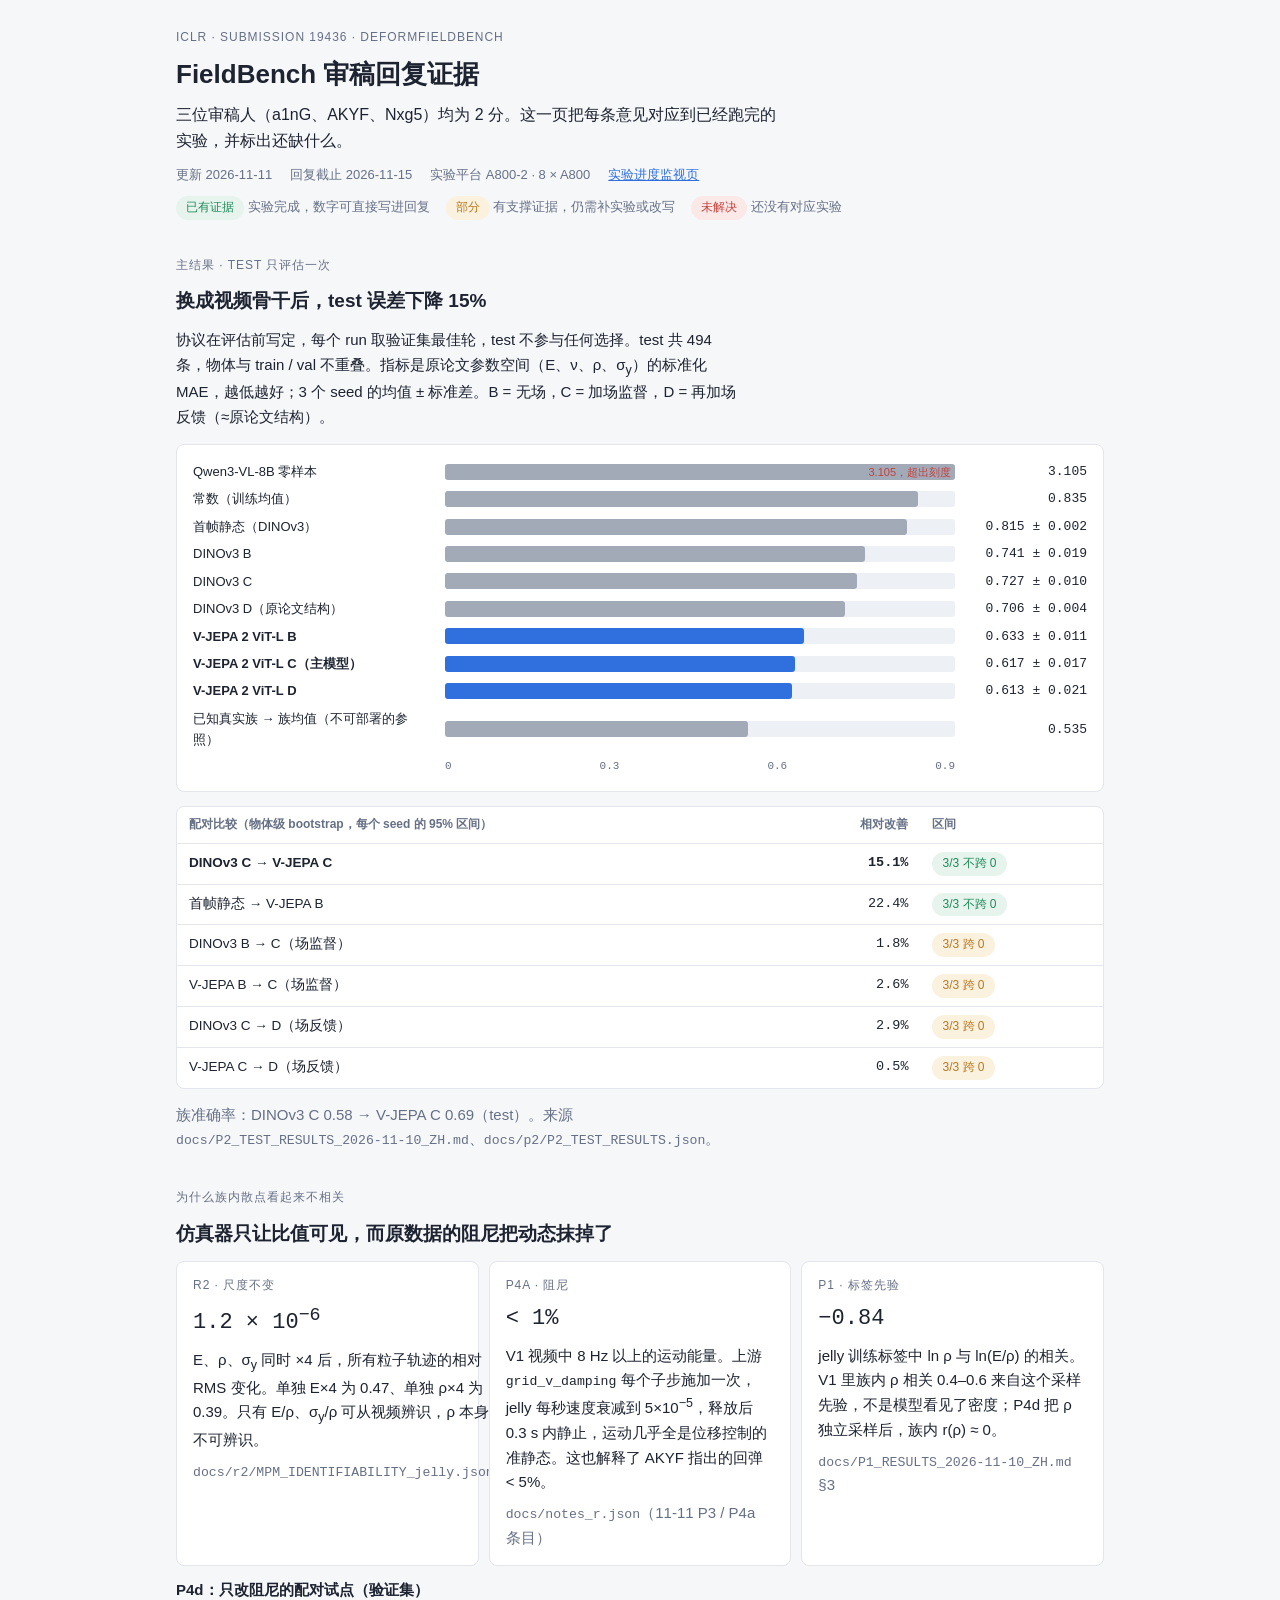
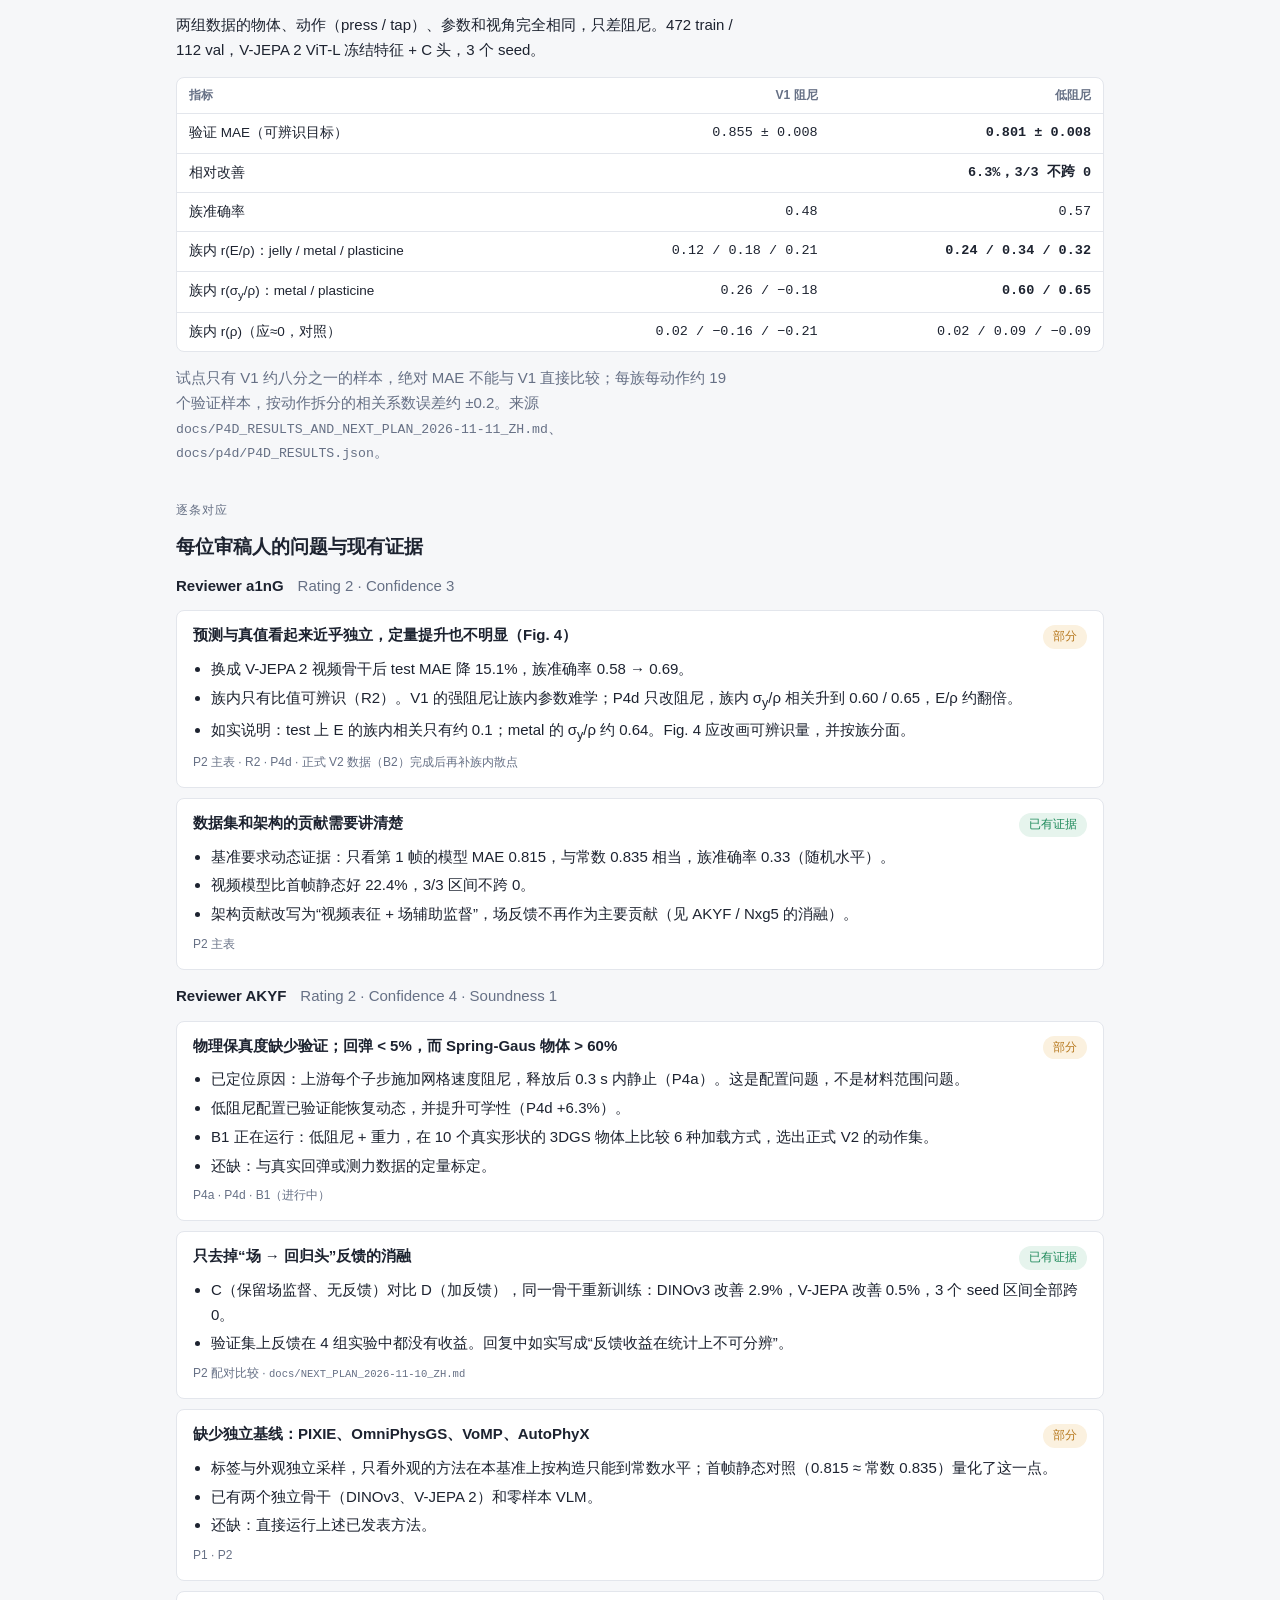
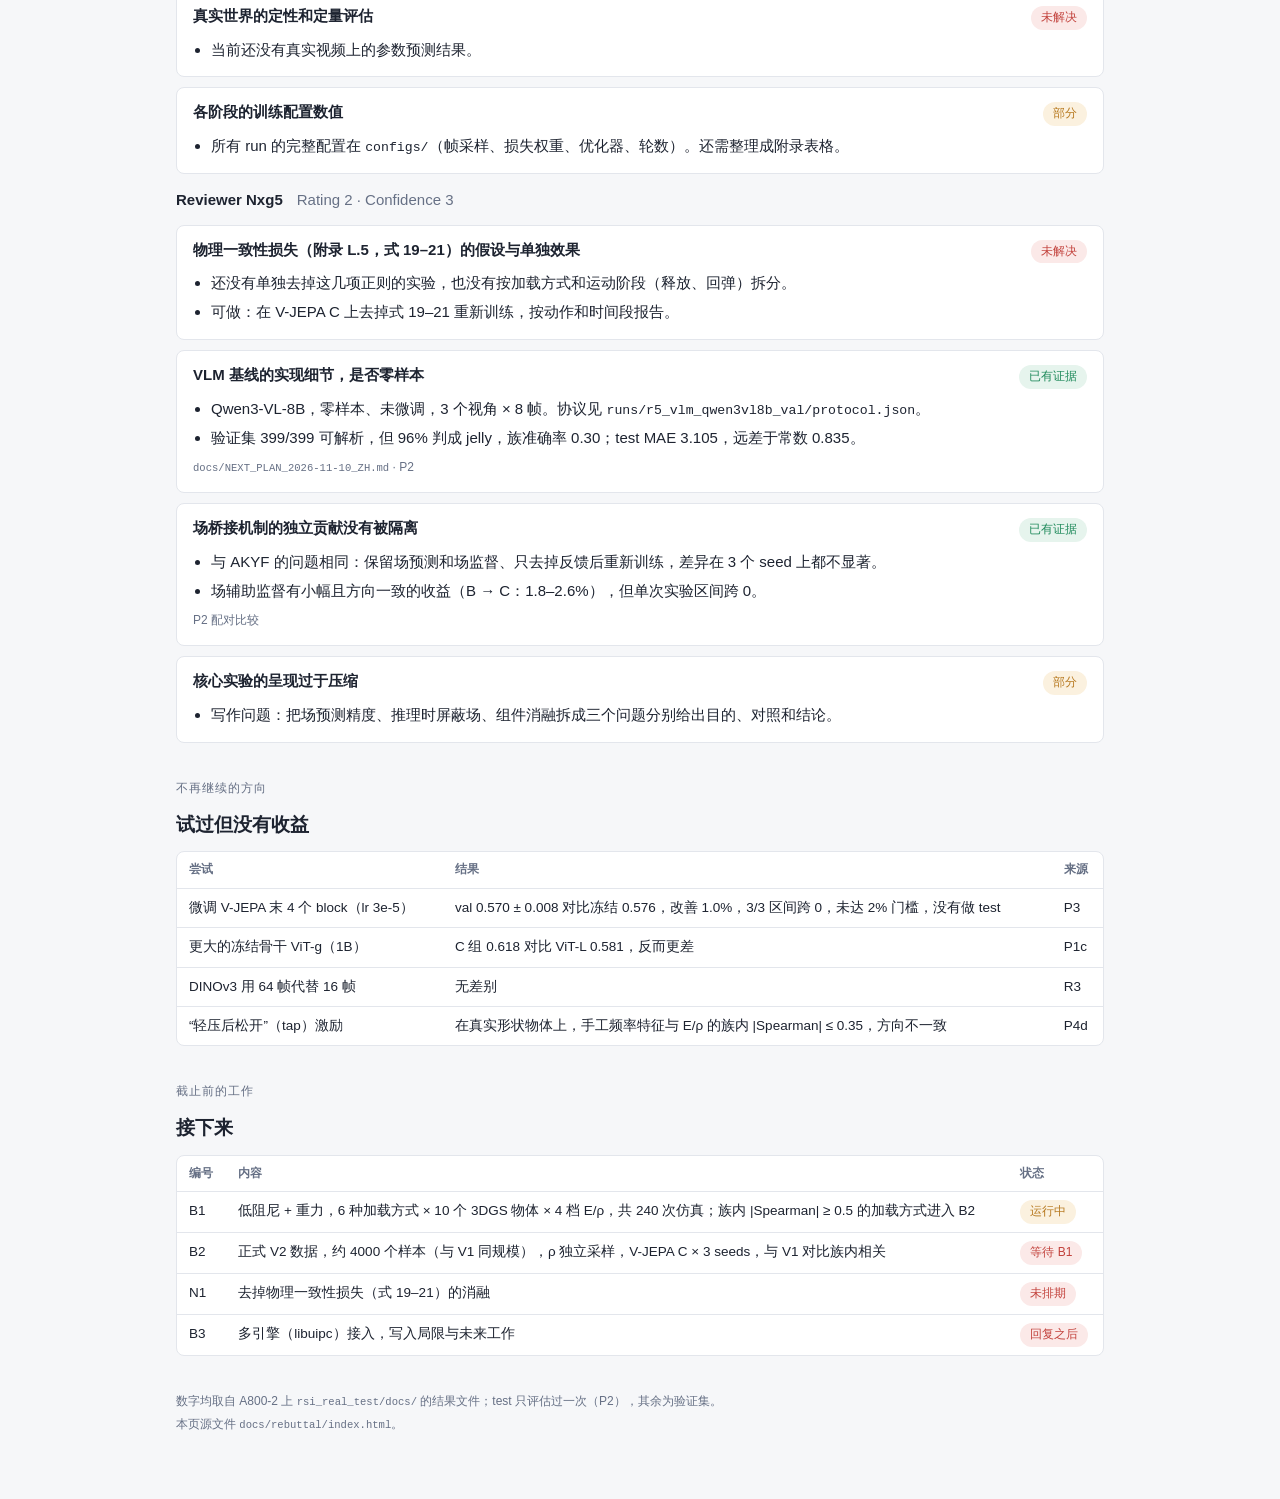
<file: docs/rebuttal/index.html>
<!doctype html>
<html lang="zh">
<head>
<meta charset="utf-8">
<meta name="viewport" content="width=device-width, initial-scale=1, viewport-fit=cover">
<title>FieldBench 审稿回复证据</title>
<style>
/* Layout: one reading column; evidence first (main table), then reviewer-by-reviewer concern cards, then open work.
   Tokens follow the FieldBench monitor page (monitor_r/index.html) so the two pages read as one project. */
:root {
  --bg: #f6f7f9; --panel: #ffffff; --text: #1d2330; --muted: #667085; --line: #e3e6ec;
  --accent: #2f6fde; --good: #1f8a5b; --warn: #b7791f; --bad: #c2413b; --track: #edf0f5;
  --good-bg: #e6f4ed; --warn-bg: #fbf1df; --bad-bg: #fbe9e8;
  --font-body: -apple-system, "Segoe UI", "PingFang SC", "Microsoft YaHei", "Noto Sans CJK SC", sans-serif;
  --font-data: ui-monospace, "SFMono-Regular", "JetBrains Mono", Menlo, Consolas, monospace;
}
@media (prefers-color-scheme: dark) {
  :root:not([data-theme="light"]) {
    --bg: #12151b; --panel: #1a1f27; --text: #e6e9ef; --muted: #98a2b3; --line: #2a313c;
    --accent: #6b9cff; --good: #4cc38a; --warn: #e0a84a; --bad: #f07167; --track: #252c36;
    --good-bg: #183026; --warn-bg: #33291a; --bad-bg: #3a1f1e; color-scheme: dark;
  }
}
:root[data-theme="dark"] {
  --bg: #12151b; --panel: #1a1f27; --text: #e6e9ef; --muted: #98a2b3; --line: #2a313c;
  --accent: #6b9cff; --good: #4cc38a; --warn: #e0a84a; --bad: #f07167; --track: #252c36;
  --good-bg: #183026; --warn-bg: #33291a; --bad-bg: #3a1f1e; color-scheme: dark;
}
* { box-sizing: border-box; }
body { margin: 0; background: var(--bg); color: var(--text); font: 15px/1.65 var(--font-body); }
main { max-width: 960px; margin: 0 auto; padding-inline: 16px; padding-block: 28px 64px; display: grid; gap: 36px; }
h1, h2, h3 { text-wrap: balance; line-height: 1.3; margin: 0; }
h1 { font-size: 26px; }
h2 { font-size: 19px; }
h3 { font-size: 15px; }
p { margin: 0; max-width: 68ch; }
a { color: var(--accent); }
a:focus-visible, button:focus-visible { outline: 2px solid var(--accent); outline-offset: 2px; }
code, .num { font-family: var(--font-data); font-size: 0.88em; }
.num { font-variant-numeric: tabular-nums; }
.muted { color: var(--muted); }
.eyebrow { font-size: 12px; letter-spacing: 0.08em; text-transform: uppercase; color: var(--muted); }
section { display: grid; gap: 14px; min-width: 0; }
header { display: grid; gap: 10px; }
.meta { display: flex; flex-wrap: wrap; gap: 6px 18px; font-size: 13px; color: var(--muted); }
.lede { font-size: 16px; }

/* status pills encode how far each concern is answered */
.pill { display: inline-block; padding: 1px 9px; border-radius: 999px; font-size: 12px; white-space: nowrap; border: 1px solid transparent; }
.pill.good { color: var(--good); background: var(--good-bg); }
.pill.warn { color: var(--warn); background: var(--warn-bg); }
.pill.bad { color: var(--bad); background: var(--bad-bg); }
.legend { display: flex; flex-wrap: wrap; gap: 8px 16px; font-size: 13px; color: var(--muted); align-items: center; }

/* main-table bar chart: one shared scale 0 - 0.9 normalized MAE */
.chart { background: var(--panel); border: 1px solid var(--line); border-radius: 8px; padding: 16px; display: grid; gap: 6px; overflow-x: auto; }
.row { display: grid; grid-template-columns: minmax(150px, 15rem) 1fr 7.5rem; gap: 12px; align-items: center; min-width: 520px; }
.row .label { font-size: 13px; }
.row .track { position: relative; height: 16px; background: var(--track); border-radius: 3px; }
.row .bar { position: absolute; inset: 0 auto 0 0; background: var(--muted); border-radius: 3px; opacity: 0.55; }
.row.ours .bar { background: var(--accent); opacity: 1; }
.row.ours .label { font-weight: 600; }
.row .ref { position: absolute; top: -3px; bottom: -3px; width: 0; border-left: 1px dashed var(--text); opacity: 0.45; }
.row .val { font-family: var(--font-data); font-size: 13px; font-variant-numeric: tabular-nums; text-align: right; }
.row .off { position: absolute; right: 4px; top: -1px; font-size: 11px; color: var(--bad); }
.axis { display: grid; grid-template-columns: minmax(150px, 15rem) 1fr 7.5rem; gap: 12px; min-width: 520px; font-size: 11px; color: var(--muted); }
.axis .ticks { display: flex; justify-content: space-between; font-family: var(--font-data); }

.tablewrap { overflow-x: auto; background: var(--panel); border: 1px solid var(--line); border-radius: 8px; }
table { border-collapse: collapse; width: 100%; font-size: 13.5px; }
th, td { text-align: left; padding: 8px 12px; border-bottom: 1px solid var(--line); vertical-align: top; }
th { font-weight: 600; color: var(--muted); font-size: 12px; }
td.n { font-family: var(--font-data); font-variant-numeric: tabular-nums; text-align: right; white-space: nowrap; }
tr:last-child td { border-bottom: 0; }
.hi { font-weight: 600; }

/* reviewer blocks */
.reviewer { display: grid; gap: 12px; }
.reviewer-head { display: flex; flex-wrap: wrap; align-items: baseline; gap: 6px 14px; }
.concerns { display: grid; gap: 10px; }
.concern { background: var(--panel); border: 1px solid var(--line); border-radius: 8px; padding: 14px 16px; display: grid; gap: 8px; min-width: 0; }
.concern-head { display: flex; justify-content: space-between; align-items: flex-start; gap: 12px; }
.concern-head h3 { min-width: 0; }
.concern ul { margin: 0; padding-left: 1.2em; display: grid; gap: 4px; }
.concern .src { font-size: 12px; color: var(--muted); overflow-wrap: anywhere; }

.facts { display: grid; grid-template-columns: repeat(auto-fit, minmax(240px, 1fr)); gap: 10px; }
.fact { background: var(--panel); border: 1px solid var(--line); border-radius: 8px; padding: 14px 16px; display: grid; gap: 6px; align-content: start; min-width: 0; }
.fact .big { font-family: var(--font-data); font-size: 22px; font-variant-numeric: tabular-nums; }

footer { font-size: 12px; color: var(--muted); display: grid; gap: 4px; }
footer code { overflow-wrap: anywhere; }
@media (max-width: 560px) { .concern-head { flex-direction: column; } }
</style>
</head>
<body>
<main>

<header>
  <span class="eyebrow">ICLR · Submission 19436 · DeformFieldBench</span>
  <h1>FieldBench 审稿回复证据</h1>
  <p class="lede">三位审稿人（a1nG、AKYF、Nxg5）均为 2 分。这一页把每条意见对应到已经跑完的实验，并标出还缺什么。</p>
  <div class="meta">
    <span>更新 2026-11-11</span>
    <span>回复截止 2026-11-15</span>
    <span>实验平台 A800-2 · 8 × A800</span>
    <span><a href="./">实验进度监视页</a></span>
  </div>
  <div class="legend">
    <span><span class="pill good">已有证据</span> 实验完成，数字可直接写进回复</span>
    <span><span class="pill warn">部分</span> 有支撑证据，仍需补实验或改写</span>
    <span><span class="pill bad">未解决</span> 还没有对应实验</span>
  </div>
</header>

<section id="main-table">
  <span class="eyebrow">主结果 · test 只评估一次</span>
  <h2>换成视频骨干后，test 误差下降 15%</h2>
  <p>协议在评估前写定，每个 run 取验证集最佳轮，test 不参与任何选择。test 共 494 条，物体与 train / val 不重叠。指标是原论文参数空间（E、ν、ρ、σ<sub>y</sub>）的标准化 MAE，越低越好；3 个 seed 的均值 ± 标准差。B = 无场，C = 加场监督，D = 再加场反馈（≈原论文结构）。</p>
  <div class="chart" role="img" aria-label="test MAE bar chart, scale 0 to 0.9">
    <div class="row"><span class="label">Qwen3-VL-8B 零样本</span><span class="track"><span class="bar" style="width:100%"></span><span class="off">3.105，超出刻度</span></span><span class="val">3.105</span></div>
    <div class="row"><span class="label">常数（训练均值）</span><span class="track"><span class="bar" style="width:92.8%"></span></span><span class="val">0.835</span></div>
    <div class="row"><span class="label">首帧静态（DINOv3）</span><span class="track"><span class="bar" style="width:90.6%"></span></span><span class="val">0.815 ± 0.002</span></div>
    <div class="row"><span class="label">DINOv3 B</span><span class="track"><span class="bar" style="width:82.3%"></span></span><span class="val">0.741 ± 0.019</span></div>
    <div class="row"><span class="label">DINOv3 C</span><span class="track"><span class="bar" style="width:80.8%"></span></span><span class="val">0.727 ± 0.010</span></div>
    <div class="row"><span class="label">DINOv3 D（原论文结构）</span><span class="track"><span class="bar" style="width:78.4%"></span></span><span class="val">0.706 ± 0.004</span></div>
    <div class="row ours"><span class="label">V-JEPA 2 ViT-L B</span><span class="track"><span class="bar" style="width:70.3%"></span></span><span class="val">0.633 ± 0.011</span></div>
    <div class="row ours"><span class="label">V-JEPA 2 ViT-L C（主模型）</span><span class="track"><span class="bar" style="width:68.6%"></span></span><span class="val">0.617 ± 0.017</span></div>
    <div class="row ours"><span class="label">V-JEPA 2 ViT-L D</span><span class="track"><span class="bar" style="width:68.1%"></span></span><span class="val">0.613 ± 0.021</span></div>
    <div class="row"><span class="label">已知真实族 → 族均值（不可部署的参照）</span><span class="track"><span class="bar" style="width:59.4%"></span></span><span class="val">0.535</span></div>
    <div class="axis"><span></span><span class="ticks"><span>0</span><span>0.3</span><span>0.6</span><span>0.9</span></span><span></span></div>
  </div>
  <div class="tablewrap">
    <table>
      <thead><tr><th>配对比较（物体级 bootstrap，每个 seed 的 95% 区间）</th><th style="text-align:right">相对改善</th><th>区间</th></tr></thead>
      <tbody>
        <tr><td class="hi">DINOv3 C → V-JEPA C</td><td class="n hi">15.1%</td><td><span class="pill good">3/3 不跨 0</span></td></tr>
        <tr><td>首帧静态 → V-JEPA B</td><td class="n">22.4%</td><td><span class="pill good">3/3 不跨 0</span></td></tr>
        <tr><td>DINOv3 B → C（场监督）</td><td class="n">1.8%</td><td><span class="pill warn">3/3 跨 0</span></td></tr>
        <tr><td>V-JEPA B → C（场监督）</td><td class="n">2.6%</td><td><span class="pill warn">3/3 跨 0</span></td></tr>
        <tr><td>DINOv3 C → D（场反馈）</td><td class="n">2.9%</td><td><span class="pill warn">3/3 跨 0</span></td></tr>
        <tr><td>V-JEPA C → D（场反馈）</td><td class="n">0.5%</td><td><span class="pill warn">3/3 跨 0</span></td></tr>
      </tbody>
    </table>
  </div>
  <p class="muted">族准确率：DINOv3 C 0.58 → V-JEPA C 0.69（test）。来源 <code>docs/P2_TEST_RESULTS_2026-11-10_ZH.md</code>、<code>docs/p2/P2_TEST_RESULTS.json</code>。</p>
</section>

<section id="identifiability">
  <span class="eyebrow">为什么族内散点看起来不相关</span>
  <h2>仿真器只让比值可见，而原数据的阻尼把动态抹掉了</h2>
  <div class="facts">
    <div class="fact">
      <span class="eyebrow">R2 · 尺度不变</span>
      <span class="big">1.2 × 10<sup>−6</sup></span>
      <p>E、ρ、σ<sub>y</sub> 同时 ×4 后，所有粒子轨迹的相对 RMS 变化。单独 E×4 为 0.47、单独 ρ×4 为 0.39。只有 E/ρ、σ<sub>y</sub>/ρ 可从视频辨识，ρ 本身不可辨识。</p>
      <span class="src muted"><code>docs/r2/MPM_IDENTIFIABILITY_jelly.json</code></span>
    </div>
    <div class="fact">
      <span class="eyebrow">P4a · 阻尼</span>
      <span class="big">&lt; 1%</span>
      <p>V1 视频中 8 Hz 以上的运动能量。上游 <code>grid_v_damping</code> 每个子步施加一次，jelly 每秒速度衰减到 5×10<sup>−5</sup>，释放后 0.3 s 内静止，运动几乎全是位移控制的准静态。这也解释了 AKYF 指出的回弹 &lt; 5%。</p>
      <span class="src muted"><code>docs/notes_r.json</code>（11-11 P3 / P4a 条目）</span>
    </div>
    <div class="fact">
      <span class="eyebrow">P1 · 标签先验</span>
      <span class="big">−0.84</span>
      <p>jelly 训练标签中 ln ρ 与 ln(E/ρ) 的相关。V1 里族内 ρ 相关 0.4–0.6 来自这个采样先验，不是模型看见了密度；P4d 把 ρ 独立采样后，族内 r(ρ) ≈ 0。</p>
      <span class="src muted"><code>docs/P1_RESULTS_2026-11-10_ZH.md</code> §3</span>
    </div>
  </div>

  <h3>P4d：只改阻尼的配对试点（验证集）</h3>
  <p>两组数据的物体、动作（press / tap）、参数和视角完全相同，只差阻尼。472 train / 112 val，V-JEPA 2 ViT-L 冻结特征 + C 头，3 个 seed。</p>
  <div class="tablewrap">
    <table>
      <thead><tr><th>指标</th><th style="text-align:right">V1 阻尼</th><th style="text-align:right">低阻尼</th></tr></thead>
      <tbody>
        <tr><td>验证 MAE（可辨识目标）</td><td class="n">0.855 ± 0.008</td><td class="n hi">0.801 ± 0.008</td></tr>
        <tr><td>相对改善</td><td class="n"></td><td class="n hi">6.3%，3/3 不跨 0</td></tr>
        <tr><td>族准确率</td><td class="n">0.48</td><td class="n">0.57</td></tr>
        <tr><td>族内 r(E/ρ)：jelly / metal / plasticine</td><td class="n">0.12 / 0.18 / 0.21</td><td class="n hi">0.24 / 0.34 / 0.32</td></tr>
        <tr><td>族内 r(σ<sub>y</sub>/ρ)：metal / plasticine</td><td class="n">0.26 / −0.18</td><td class="n hi">0.60 / 0.65</td></tr>
        <tr><td>族内 r(ρ)（应≈0，对照）</td><td class="n">0.02 / −0.16 / −0.21</td><td class="n">0.02 / 0.09 / −0.09</td></tr>
      </tbody>
    </table>
  </div>
  <p class="muted">试点只有 V1 约八分之一的样本，绝对 MAE 不能与 V1 直接比较；每族每动作约 19 个验证样本，按动作拆分的相关系数误差约 ±0.2。来源 <code>docs/P4D_RESULTS_AND_NEXT_PLAN_2026-11-11_ZH.md</code>、<code>docs/p4d/P4D_RESULTS.json</code>。</p>
</section>

<section id="reviewers">
  <span class="eyebrow">逐条对应</span>
  <h2>每位审稿人的问题与现有证据</h2>

  <div class="reviewer" id="a1nG">
    <div class="reviewer-head"><h3>Reviewer a1nG</h3><span class="muted">Rating 2 · Confidence 3</span></div>
    <div class="concerns">
      <article class="concern">
        <div class="concern-head"><h3>预测与真值看起来近乎独立，定量提升也不明显（Fig. 4）</h3><span class="pill warn">部分</span></div>
        <ul>
          <li>换成 V-JEPA 2 视频骨干后 test MAE 降 15.1%，族准确率 0.58 → 0.69。</li>
          <li>族内只有比值可辨识（R2）。V1 的强阻尼让族内参数难学；P4d 只改阻尼，族内 σ<sub>y</sub>/ρ 相关升到 0.60 / 0.65，E/ρ 约翻倍。</li>
          <li>如实说明：test 上 E 的族内相关只有约 0.1；metal 的 σ<sub>y</sub>/ρ 约 0.64。Fig. 4 应改画可辨识量，并按族分面。</li>
        </ul>
        <span class="src">P2 主表 · R2 · P4d · 正式 V2 数据（B2）完成后再补族内散点</span>
      </article>
      <article class="concern">
        <div class="concern-head"><h3>数据集和架构的贡献需要讲清楚</h3><span class="pill good">已有证据</span></div>
        <ul>
          <li>基准要求动态证据：只看第 1 帧的模型 MAE 0.815，与常数 0.835 相当，族准确率 0.33（随机水平）。</li>
          <li>视频模型比首帧静态好 22.4%，3/3 区间不跨 0。</li>
          <li>架构贡献改写为“视频表征 + 场辅助监督”，场反馈不再作为主要贡献（见 AKYF / Nxg5 的消融）。</li>
        </ul>
        <span class="src">P2 主表</span>
      </article>
    </div>
  </div>

  <div class="reviewer" id="AKYF">
    <div class="reviewer-head"><h3>Reviewer AKYF</h3><span class="muted">Rating 2 · Confidence 4 · Soundness 1</span></div>
    <div class="concerns">
      <article class="concern">
        <div class="concern-head"><h3>物理保真度缺少验证；回弹 &lt; 5%，而 Spring-Gaus 物体 &gt; 60%</h3><span class="pill warn">部分</span></div>
        <ul>
          <li>已定位原因：上游每个子步施加网格速度阻尼，释放后 0.3 s 内静止（P4a）。这是配置问题，不是材料范围问题。</li>
          <li>低阻尼配置已验证能恢复动态，并提升可学性（P4d +6.3%）。</li>
          <li>B1 正在运行：低阻尼 + 重力，在 10 个真实形状的 3DGS 物体上比较 6 种加载方式，选出正式 V2 的动作集。</li>
          <li>还缺：与真实回弹或测力数据的定量标定。</li>
        </ul>
        <span class="src">P4a · P4d · B1（进行中）</span>
      </article>
      <article class="concern">
        <div class="concern-head"><h3>只去掉“场 → 回归头”反馈的消融</h3><span class="pill good">已有证据</span></div>
        <ul>
          <li>C（保留场监督、无反馈）对比 D（加反馈），同一骨干重新训练：DINOv3 改善 2.9%，V-JEPA 改善 0.5%，3 个 seed 区间全部跨 0。</li>
          <li>验证集上反馈在 4 组实验中都没有收益。回复中如实写成“反馈收益在统计上不可分辨”。</li>
        </ul>
        <span class="src">P2 配对比较 · <code>docs/NEXT_PLAN_2026-11-10_ZH.md</code></span>
      </article>
      <article class="concern">
        <div class="concern-head"><h3>缺少独立基线：PIXIE、OmniPhysGS、VoMP、AutoPhyX</h3><span class="pill warn">部分</span></div>
        <ul>
          <li>标签与外观独立采样，只看外观的方法在本基准上按构造只能到常数水平；首帧静态对照（0.815 ≈ 常数 0.835）量化了这一点。</li>
          <li>已有两个独立骨干（DINOv3、V-JEPA 2）和零样本 VLM。</li>
          <li>还缺：直接运行上述已发表方法。</li>
        </ul>
        <span class="src">P1 · P2</span>
      </article>
      <article class="concern">
        <div class="concern-head"><h3>真实世界的定性和定量评估</h3><span class="pill bad">未解决</span></div>
        <ul><li>当前还没有真实视频上的参数预测结果。</li></ul>
      </article>
      <article class="concern">
        <div class="concern-head"><h3>各阶段的训练配置数值</h3><span class="pill warn">部分</span></div>
        <ul><li>所有 run 的完整配置在 <code>configs/</code>（帧采样、损失权重、优化器、轮数）。还需整理成附录表格。</li></ul>
      </article>
    </div>
  </div>

  <div class="reviewer" id="Nxg5">
    <div class="reviewer-head"><h3>Reviewer Nxg5</h3><span class="muted">Rating 2 · Confidence 3</span></div>
    <div class="concerns">
      <article class="concern">
        <div class="concern-head"><h3>物理一致性损失（附录 L.5，式 19–21）的假设与单独效果</h3><span class="pill bad">未解决</span></div>
        <ul>
          <li>还没有单独去掉这几项正则的实验，也没有按加载方式和运动阶段（释放、回弹）拆分。</li>
          <li>可做：在 V-JEPA C 上去掉式 19–21 重新训练，按动作和时间段报告。</li>
        </ul>
      </article>
      <article class="concern">
        <div class="concern-head"><h3>VLM 基线的实现细节，是否零样本</h3><span class="pill good">已有证据</span></div>
        <ul>
          <li>Qwen3-VL-8B，零样本、未微调，3 个视角 × 8 帧。协议见 <code>runs/r5_vlm_qwen3vl8b_val/protocol.json</code>。</li>
          <li>验证集 399/399 可解析，但 96% 判成 jelly，族准确率 0.30；test MAE 3.105，远差于常数 0.835。</li>
        </ul>
        <span class="src"><code>docs/NEXT_PLAN_2026-11-10_ZH.md</code> · P2</span>
      </article>
      <article class="concern">
        <div class="concern-head"><h3>场桥接机制的独立贡献没有被隔离</h3><span class="pill good">已有证据</span></div>
        <ul>
          <li>与 AKYF 的问题相同：保留场预测和场监督、只去掉反馈后重新训练，差异在 3 个 seed 上都不显著。</li>
          <li>场辅助监督有小幅且方向一致的收益（B → C：1.8–2.6%），但单次实验区间跨 0。</li>
        </ul>
        <span class="src">P2 配对比较</span>
      </article>
      <article class="concern">
        <div class="concern-head"><h3>核心实验的呈现过于压缩</h3><span class="pill warn">部分</span></div>
        <ul><li>写作问题：把场预测精度、推理时屏蔽场、组件消融拆成三个问题分别给出目的、对照和结论。</li></ul>
      </article>
    </div>
  </div>
</section>

<section id="negative">
  <span class="eyebrow">不再继续的方向</span>
  <h2>试过但没有收益</h2>
  <div class="tablewrap">
    <table>
      <thead><tr><th>尝试</th><th>结果</th><th>来源</th></tr></thead>
      <tbody>
        <tr><td>微调 V-JEPA 末 4 个 block（lr 3e-5）</td><td>val 0.570 ± 0.008 对比冻结 0.576，改善 1.0%，3/3 区间跨 0，未达 2% 门槛，没有做 test</td><td>P3</td></tr>
        <tr><td>更大的冻结骨干 ViT-g（1B）</td><td>C 组 0.618 对比 ViT-L 0.581，反而更差</td><td>P1c</td></tr>
        <tr><td>DINOv3 用 64 帧代替 16 帧</td><td>无差别</td><td>R3</td></tr>
        <tr><td>“轻压后松开”（tap）激励</td><td>在真实形状物体上，手工频率特征与 E/ρ 的族内 |Spearman| ≤ 0.35，方向不一致</td><td>P4d</td></tr>
      </tbody>
    </table>
  </div>
</section>

<section id="next">
  <span class="eyebrow">截止前的工作</span>
  <h2>接下来</h2>
  <div class="tablewrap">
    <table>
      <thead><tr><th>编号</th><th>内容</th><th>状态</th></tr></thead>
      <tbody>
        <tr><td>B1</td><td>低阻尼 + 重力，6 种加载方式 × 10 个 3DGS 物体 × 4 档 E/ρ，共 240 次仿真；族内 |Spearman| ≥ 0.5 的加载方式进入 B2</td><td><span class="pill warn">运行中</span></td></tr>
        <tr><td>B2</td><td>正式 V2 数据，约 4000 个样本（与 V1 同规模），ρ 独立采样，V-JEPA C × 3 seeds，与 V1 对比族内相关</td><td><span class="pill bad">等待 B1</span></td></tr>
        <tr><td>N1</td><td>去掉物理一致性损失（式 19–21）的消融</td><td><span class="pill bad">未排期</span></td></tr>
        <tr><td>B3</td><td>多引擎（libuipc）接入，写入局限与未来工作</td><td><span class="pill bad">回复之后</span></td></tr>
      </tbody>
    </table>
  </div>
</section>

<footer>
  <span>数字均取自 A800-2 上 <code>rsi_real_test/docs/</code> 的结果文件；test 只评估过一次（P2），其余为验证集。</span>
  <span>本页源文件 <code>docs/rebuttal/index.html</code>。</span>
</footer>

</main>
</body>
</html>
</file>
